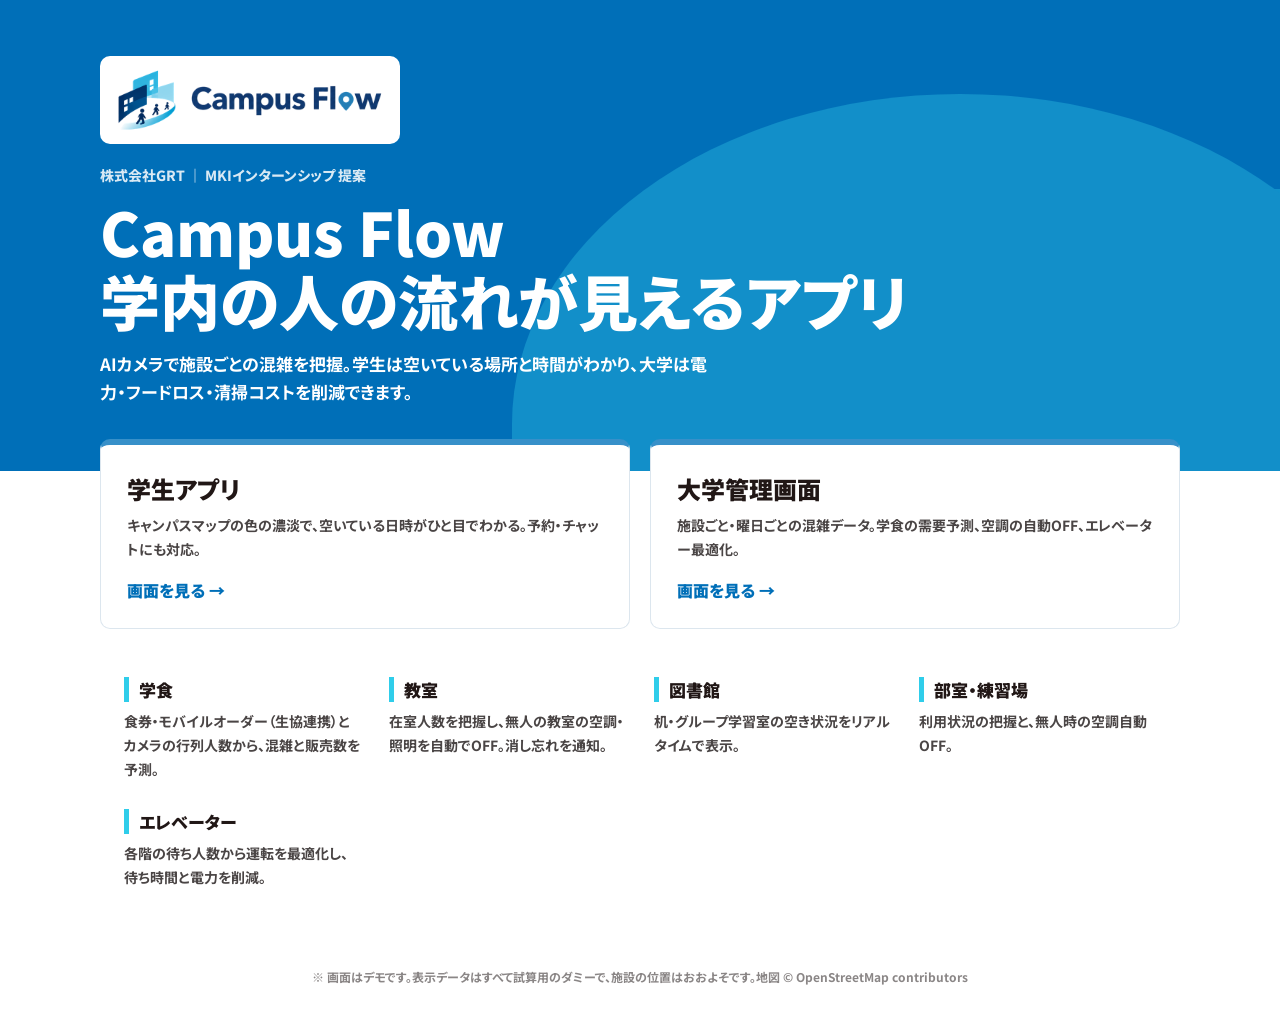
<file: index.html>
<!DOCTYPE html>
<html lang="ja">
<head>
<meta charset="UTF-8">
<meta name="viewport" content="width=device-width, initial-scale=1">
<title>Campus Flow</title>
<link rel="icon" href="assets/mark.png">
<link rel="preconnect" href="https://fonts.googleapis.com">
<link href="https://fonts.googleapis.com/css2?family=Inter:wght@600;800&family=Noto+Sans+JP:wght@500;700;900&display=swap" rel="stylesheet">
<link rel="stylesheet" href="assets/style.css">
<style>
  body { background: #fff; }
  .hero { background: var(--blue-700); color: #fff; padding: 56px 24px 64px; position: relative; overflow: hidden; }
  .hero::after { content: ""; position: absolute; right: -10%; bottom: -60%; width: 70%; height: 140%; background: var(--blue-600); border-radius: 50% 50% 0 0; }
  .hero::before { content: ""; position: absolute; right: -30%; bottom: -80%; width: 60%; height: 140%; background: var(--cyan-400); opacity: .35; border-radius: 50%; }
  .wrap { max-width: 1080px; margin: 0 auto; position: relative; z-index: 1; }
  .hero small { font-size: 14px; font-weight: 800; opacity: .85; }
  .hero h1 { font-size: clamp(34px, 6vw, 60px); font-weight: 900; line-height: 1.15; margin-top: 10px; }
  .hero p { font-size: 17px; font-weight: 700; margin-top: 16px; max-width: 620px; line-height: 1.7; }
  .cards { display: grid; grid-template-columns: repeat(auto-fit, minmax(280px, 1fr)); gap: 20px; margin: -32px auto 0; padding: 0 24px; max-width: 1128px; position: relative; z-index: 2; }
  .c { background: #fff; border: 1px solid var(--line); border-radius: 10px; padding: 26px; text-decoration: none; color: var(--ink); display: block; border-top: 6px solid var(--blue-500); }
  .c:hover { border-color: var(--blue-500); }
  .c h2 { font-size: 24px; font-weight: 900; }
  .c p { font-size: 14px; font-weight: 700; color: var(--ink-2); margin-top: 8px; line-height: 1.7; }
  .c span { display: inline-block; margin-top: 16px; font-weight: 900; color: var(--blue-700); }
  .feat { max-width: 1080px; margin: 48px auto; padding: 0 24px; display: grid; grid-template-columns: repeat(auto-fit, minmax(220px, 1fr)); gap: 28px; }
  .feat h3 { font-size: 17px; font-weight: 900; border-left: 5px solid var(--cyan-400); padding-left: 10px; }
  .feat p { font-size: 14px; font-weight: 700; color: var(--ink-2); margin-top: 8px; line-height: 1.7; }
  footer { text-align: center; padding: 30px 16px 40px; font-size: 12px; font-weight: 700; color: var(--ink-3); }
</style>
</head>
<body>
  <section class="hero"><div class="wrap">
    <img src="assets/logo.png" alt="Campus Flow" style="width:300px;background:#fff;border-radius:10px;padding:12px 16px;display:block;margin-bottom:18px;"><small>株式会社GRT ｜ MKIインターンシップ 提案</small>
    <h1>Campus Flow<br>学内の人の流れが見えるアプリ</h1>
    <p>AIカメラで施設ごとの混雑を把握。学生は空いている場所と時間がわかり、大学は電力・フードロス・清掃コストを削減できます。</p>
  </div></section>
  <div class="cards">
    <a class="c" href="student.html"><h2>学生アプリ</h2><p>キャンパスマップの色の濃淡で、空いている日時がひと目でわかる。予約・チャットにも対応。</p><span>画面を見る →</span></a>
    <a class="c" href="university.html"><h2>大学管理画面</h2><p>施設ごと・曜日ごとの混雑データ。学食の需要予測、空調の自動OFF、エレベーター最適化。</p><span>画面を見る →</span></a>
  </div>
  <div class="feat">
    <div><h3>学食</h3><p>食券・モバイルオーダー（生協連携）とカメラの行列人数から、混雑と販売数を予測。</p></div>
    <div><h3>教室</h3><p>在室人数を把握し、無人の教室の空調・照明を自動でOFF。消し忘れを通知。</p></div>
    <div><h3>図書館</h3><p>机・グループ学習室の空き状況をリアルタイムで表示。</p></div>
    <div><h3>部室・練習場</h3><p>利用状況の把握と、無人時の空調自動OFF。</p></div>
    <div><h3>エレベーター</h3><p>各階の待ち人数から運転を最適化し、待ち時間と電力を削減。</p></div>
  </div>
  <footer>※ 画面はデモです。表示データはすべて試算用のダミーで、施設の位置はおおよそです。地図 © OpenStreetMap contributors</footer>
</body>
</html>
</file>
<file: assets/style.css>
/* Campus Flow 共通スタイル — スライド配色準拠 */
:root {
  --blue-900: #0B3F6E;
  --blue-700: #006FB8;
  --blue-600: #128FC9;
  --blue-500: #3790C9;
  --cyan-400: #2FCDEA;
  --sky-300: #75D6FF;
  --sky-100: #E4F5FD;
  --sky-50: #F3FAFE;
  --ink: #211716;
  --ink-2: #4A4545;
  --ink-3: #8A8686;
  --line: #DCE6EE;
  --bg: #F4F7FA;
  --white: #FFFFFF;
  --ok: #128FC9;
  --warn: #E08A00;
  --alert: #D64545;
  --radius: 8px;
}

* { box-sizing: border-box; margin: 0; padding: 0; }
html, body { background: var(--bg); color: var(--ink); }
body {
  font-family: "Noto Sans JP", "Hiragino Sans", "Hiragino Kaku Gothic ProN", sans-serif;
  font-weight: 500;
  font-feature-settings: "palt";
  -webkit-font-smoothing: antialiased;
}
button { font: inherit; cursor: pointer; border: 0; background: none; color: inherit; }
.num { font-family: "Inter", "Noto Sans JP", sans-serif; font-variant-numeric: tabular-nums; font-weight: 800; letter-spacing: -0.01em; }

/* 混雑度の濃淡（濃い＝混雑） */
.lv0 { background: #E9F6FD; }
.lv1 { background: #A9DFF7; }
.lv2 { background: #5BBDE8; }
.lv3 { background: #128FC9; }
.lv4 { background: #0B4F8A; }

.legend { display: flex; align-items: center; gap: 6px; font-size: 12px; font-weight: 700; color: var(--ink-2); }
.legend .sw { width: 22px; height: 12px; border-radius: 2px; }

.tag { display: inline-block; font-size: 11px; font-weight: 800; padding: 2px 8px; border-radius: 4px; letter-spacing: .02em; }
.tag.blue { background: var(--sky-100); color: var(--blue-700); }
.tag.dark { background: var(--blue-700); color: #fff; }
.tag.warn { background: #FFF1DB; color: #9A5A00; }
.tag.alert { background: #FDE7E7; color: var(--alert); }
.tag.gray { background: #EEF0F2; color: var(--ink-2); }
</file>
